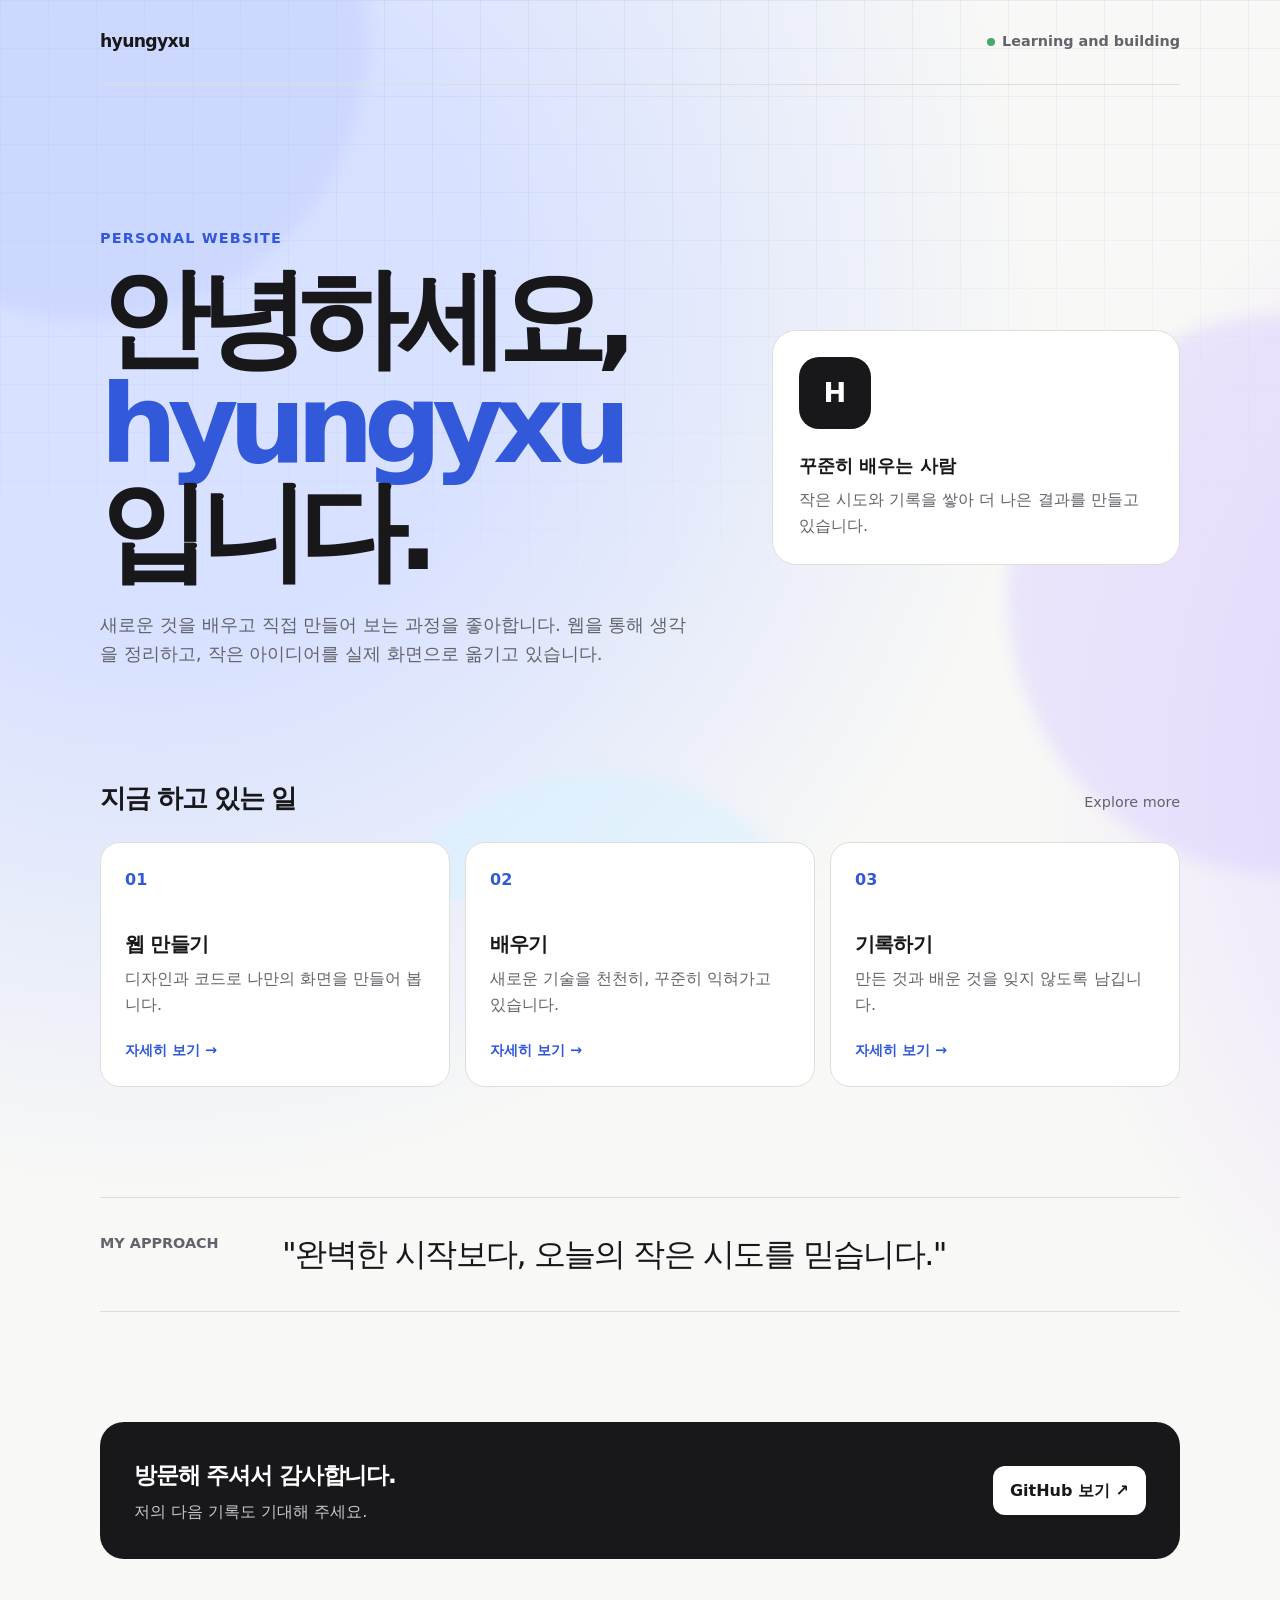
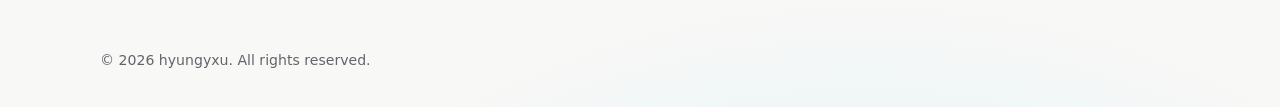
<file: index.html>
<!doctype html>
<html lang="ko">
  <head>
    <meta charset="UTF-8" />
    <meta name="viewport" content="width=device-width, initial-scale=1.0" />
    <meta name="description" content="hyungyxu의 개인 소개 홈페이지" />
    <title>hyungyxu · About me</title>
    <style>
      :root { --ink:#18181b; --muted:#63636b; --paper:#f8f8f6; --line:#deded8; --accent:#3159d9; --soft:#e8edff; }
      * { box-sizing:border-box; } html { scroll-behavior:smooth; }
      body { margin:0; overflow-x:hidden; color:var(--ink); background:radial-gradient(circle at 8% 12%,#d8e1ff 0 12%,transparent 31%),radial-gradient(circle at 93% 30%,#eadcff 0 11%,transparent 30%),radial-gradient(circle at 45% 96%,#d2f1ff 0 13%,transparent 32%),#f8f8f6; background-size:150% 150%; animation:background-shift 16s ease-in-out infinite alternate; font-family:Pretendard,"Noto Sans KR",system-ui,sans-serif; line-height:1.6; }
      .ambient { position:fixed; inset:0; z-index:0; overflow:hidden; pointer-events:none; } .ambient::before { content:""; position:absolute; inset:0; opacity:.65; background-image:linear-gradient(rgba(49,89,217,.11) 1px,transparent 1px),linear-gradient(90deg,rgba(49,89,217,.11) 1px,transparent 1px); background-size:48px 48px; mask-image:linear-gradient(to bottom,black,transparent 72%); }
      .orb { position:absolute; width:35rem; height:35rem; border-radius:50%; filter:blur(8px); opacity:.52; } .orb-one { top:-15rem; left:-12rem; background:#c4d0ff; animation:drift-one 17s ease-in-out infinite alternate; } .orb-two { top:35%; right:-18rem; background:#dcd2ff; animation:drift-two 20s ease-in-out infinite alternate; } .orb-three { bottom:-22rem; left:28%; width:30rem; height:30rem; background:#d6f1ff; animation:drift-three 15s ease-in-out infinite alternate; }
      .wrap { position:relative; z-index:1; width:min(1080px,calc(100% - 40px)); margin:auto; } nav { display:flex; justify-content:space-between; align-items:center; padding:28px 0; border-bottom:1px solid var(--line); }
      .brand { font-size:1.08rem; font-weight:900; letter-spacing:-.04em; } .available { color:var(--muted); font-size:.9rem; font-weight:600; } .available::before { content:""; display:inline-block; width:8px; height:8px; margin-right:7px; border-radius:50%; background:#46a96d; }
      main { padding:32px 0 90px; } .hero { display:grid; grid-template-columns:1.2fr .8fr; gap:60px; align-items:center; min-height:390px; }
      .label { color:var(--accent); font-size:.9rem; font-weight:900; letter-spacing:.08em; } h1 { max-width:720px; margin:16px 0 24px; font-size:clamp(3.5rem,8.5vw,7.4rem); line-height:.98; letter-spacing:-.09em; } h1 em { color:var(--accent); font-style:normal; }
      .intro { max-width:590px; margin:0; color:var(--muted); font-size:1.15rem; } .profile { padding:26px; border:1px solid var(--line); border-radius:24px; background:white; }
      .monogram { display:grid; place-items:center; width:72px; height:72px; margin-bottom:22px; border-radius:20px; color:white; background:var(--ink); font-size:1.7rem; font-weight:900; }.profile h2 { margin:0; font-size:1.15rem; }.profile p { margin:7px 0 0; color:var(--muted); }
      section { margin-top:110px; } .section-top { display:flex; justify-content:space-between; align-items:baseline; margin-bottom:23px; }.section-top h2 { margin:0; font-size:1.6rem; letter-spacing:-.05em; }.section-top p { margin:0; color:var(--muted); font-size:.9rem; }
      .cards { display:grid; grid-template-columns:repeat(3,1fr); gap:15px; }.card { display:flex; flex-direction:column; min-height:230px; padding:24px; color:inherit; border:1px solid var(--line); border-radius:20px; background:white; text-decoration:none; transition:transform .25s ease,border-color .25s ease,box-shadow .25s ease; }.card:hover { transform:translateY(-7px); border-color:#aebfff; box-shadow:0 16px 30px rgba(27,46,104,.1); }.card .number { color:var(--accent); font-weight:900; }.card h3 { margin:35px 0 6px; font-size:1.25rem; letter-spacing:-.04em; }.card p { margin:0; color:var(--muted); }.arrow { margin-top:auto; padding-top:22px; color:var(--accent); font-size:.9rem; font-weight:900; }
      .quote { display:grid; grid-template-columns:150px 1fr; gap:32px; padding:34px 0; border-top:1px solid var(--line); border-bottom:1px solid var(--line); }.quote span { color:var(--muted); font-size:.9rem; font-weight:800; }.quote p { max-width:760px; margin:0; font-size:clamp(1.35rem,3vw,2rem); letter-spacing:-.05em; line-height:1.4; }
      .contact { display:flex; justify-content:space-between; align-items:center; gap:22px; padding:34px; border-radius:24px; color:white; background:var(--ink); }.contact h2 { margin:0; font-size:1.45rem; letter-spacing:-.05em; }.contact p { margin:6px 0 0; color:#c7c7cc; }.contact a { padding:12px 17px; border-radius:12px; color:var(--ink); background:white; font-weight:900; text-decoration:none; white-space:nowrap; } footer { padding:0 0 36px; color:var(--muted); font-size:.88rem; }
      @keyframes background-shift { to { background-position:14% 18%,86% 18%,55% 78%,0 0; } } @keyframes drift-one { to { transform:translate(18rem,9rem) scale(1.15); } } @keyframes drift-two { to { transform:translate(-14rem,-8rem) scale(.82); } } @keyframes drift-three { to { transform:translate(8rem,-13rem) scale(1.2); } }
      @media (max-width:720px) { .hero,.cards { grid-template-columns:1fr; }.hero { gap:35px; min-height:0; }.quote { grid-template-columns:1fr; gap:12px; }.contact { align-items:flex-start; flex-direction:column; } main { padding-top:28px; } .available { display:none; } }
      @media (prefers-reduced-motion:reduce) { *,*::before,*::after { animation-duration:.01ms!important; animation-iteration-count:1!important; } }
    </style>
  </head>
  <body>
    <div class="ambient" aria-hidden="true"><i class="orb orb-one"></i><i class="orb orb-two"></i><i class="orb orb-three"></i></div>
    <div class="wrap">
      <nav><div class="brand">hyungyxu</div><div class="available">Learning and building</div></nav>
      <main>
        <section class="hero">
          <div><div class="label">PERSONAL WEBSITE</div><h1>안녕하세요,<br /><em>hyungyxu</em>입니다.</h1><p class="intro">새로운 것을 배우고 직접 만들어 보는 과정을 좋아합니다. 웹을 통해 생각을 정리하고, 작은 아이디어를 실제 화면으로 옮기고 있습니다.</p></div>
          <aside class="profile"><div class="monogram">H</div><h2>꾸준히 배우는 사람</h2><p>작은 시도와 기록을 쌓아 더 나은 결과를 만들고 있습니다.</p></aside>
        </section>
        <section><div class="section-top"><h2>지금 하고 있는 일</h2><p>Explore more</p></div><div class="cards">
          <a class="card" href="web.html"><span class="number">01</span><h3>웹 만들기</h3><p>디자인과 코드로 나만의 화면을 만들어 봅니다.</p><span class="arrow">자세히 보기 →</span></a>
          <a class="card" href="learning.html"><span class="number">02</span><h3>배우기</h3><p>새로운 기술을 천천히, 꾸준히 익혀가고 있습니다.</p><span class="arrow">자세히 보기 →</span></a>
          <a class="card" href="notes.html"><span class="number">03</span><h3>기록하기</h3><p>만든 것과 배운 것을 잊지 않도록 남깁니다.</p><span class="arrow">자세히 보기 →</span></a>
        </div></section>
        <section class="quote"><span>MY APPROACH</span><p>"완벽한 시작보다, 오늘의 작은 시도를 믿습니다."</p></section>
        <section class="contact"><div><h2>방문해 주셔서 감사합니다.</h2><p>저의 다음 기록도 기대해 주세요.</p></div><a href="https://github.com/hyungyxu" target="_blank" rel="noreferrer">GitHub 보기 ↗</a></section>
      </main>
      <footer>© 2026 hyungyxu. All rights reserved.</footer>
    </div>
  </body>
</html>
</file>
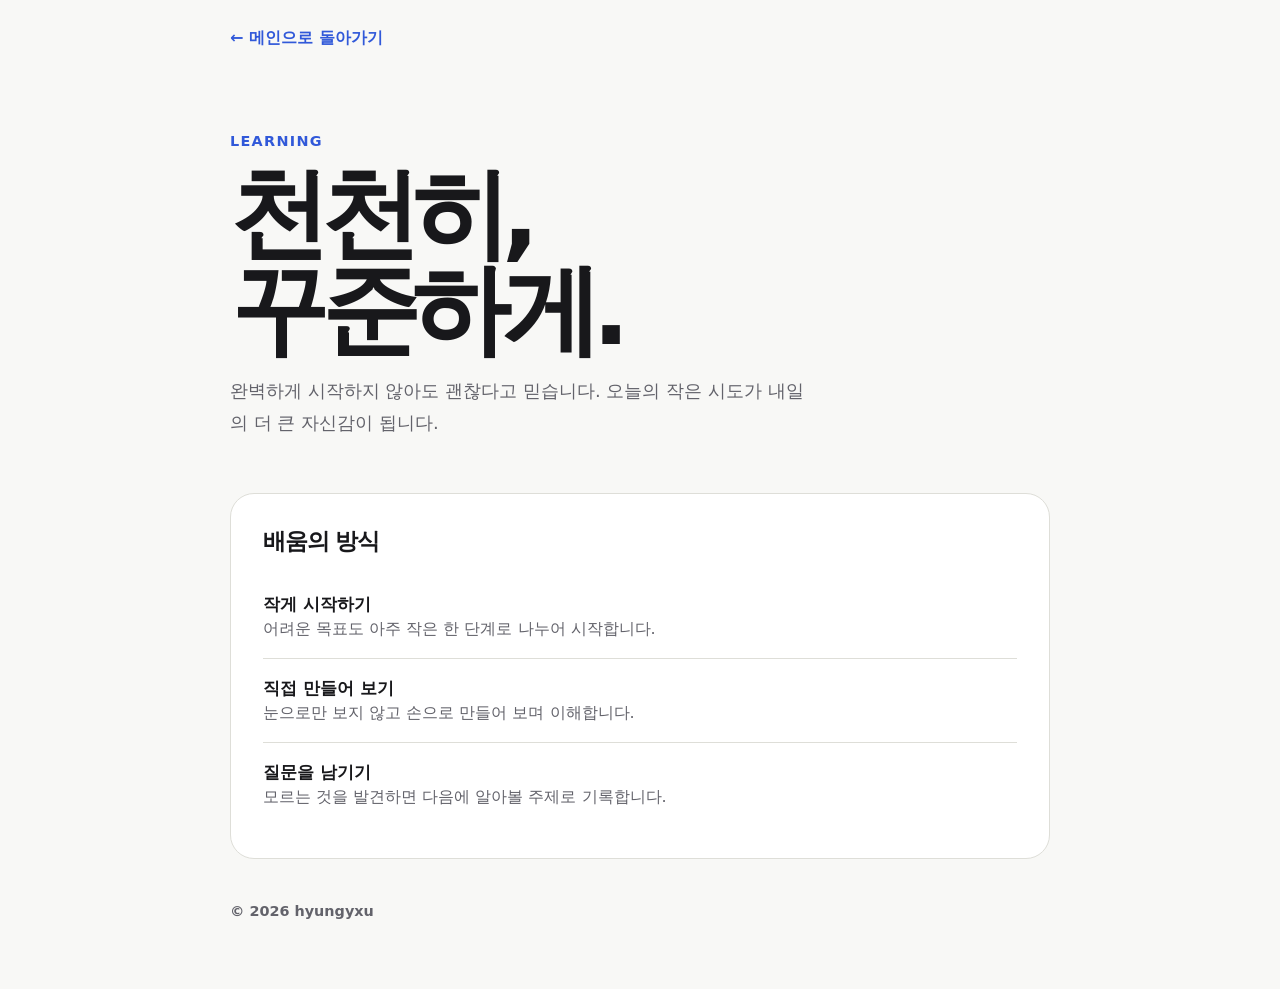
<file: learning.html>
<!doctype html><html lang="ko"><head><meta charset="UTF-8" /><meta name="viewport" content="width=device-width,initial-scale=1.0" /><title>배우기 · hyungyxu</title><link rel="stylesheet" href="detail.css" /></head><body><main class="wrap"><a class="back" href="index.html">← 메인으로 돌아가기</a><section class="hero"><div class="eyebrow">LEARNING</div><h1>천천히,<br />꾸준하게.</h1><p class="lead">완벽하게 시작하지 않아도 괜찮다고 믿습니다. 오늘의 작은 시도가 내일의 더 큰 자신감이 됩니다.</p></section><section class="panel"><h2>배움의 방식</h2><ul class="list"><li><strong>작게 시작하기</strong>어려운 목표도 아주 작은 한 단계로 나누어 시작합니다.</li><li><strong>직접 만들어 보기</strong>눈으로만 보지 않고 손으로 만들어 보며 이해합니다.</li><li><strong>질문을 남기기</strong>모르는 것을 발견하면 다음에 알아볼 주제로 기록합니다.</li></ul></section><footer>© 2026 hyungyxu</footer></main></body></html>
</file>
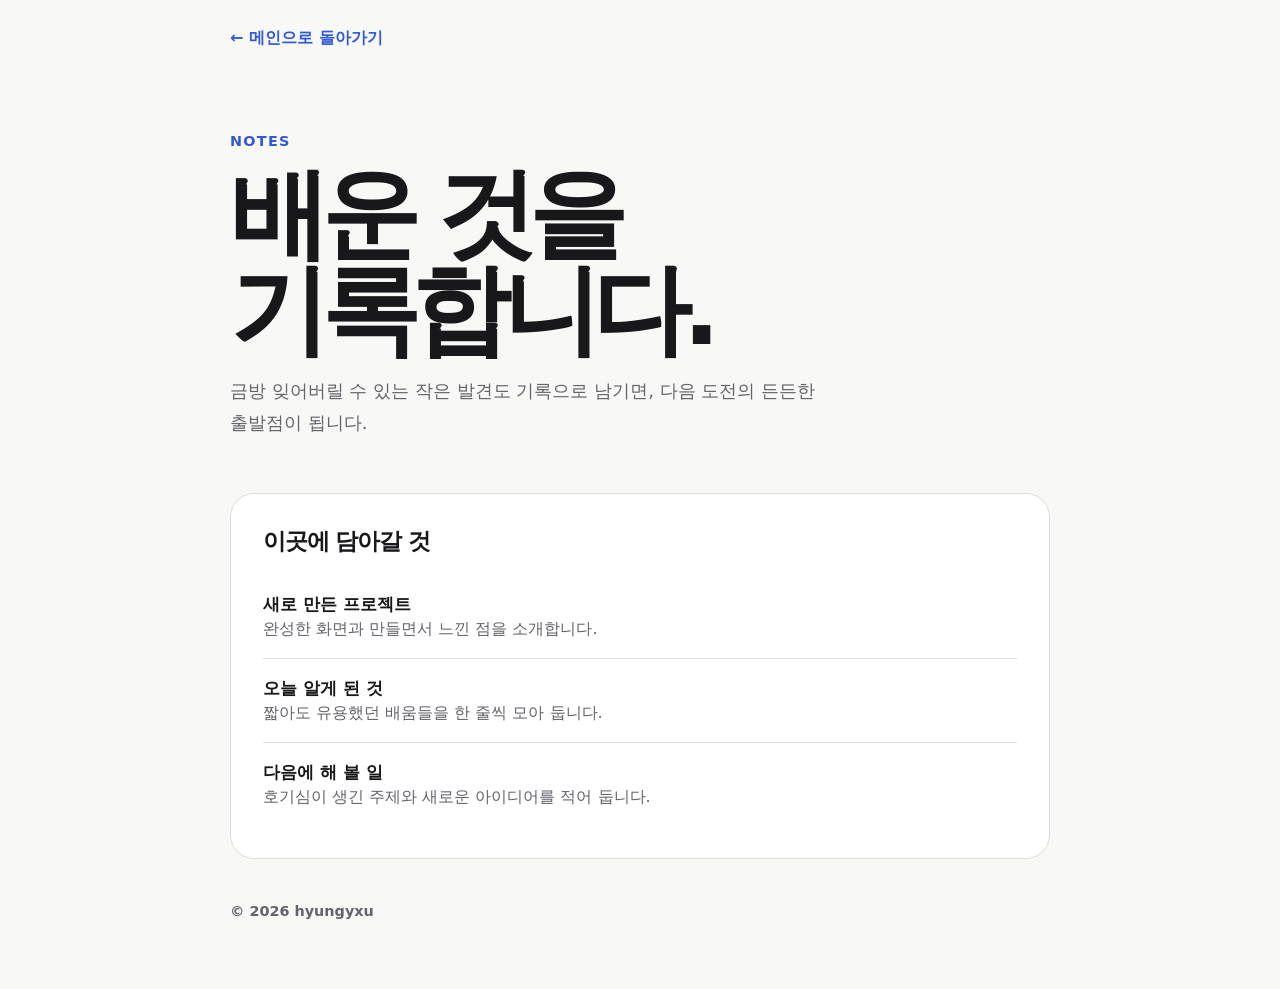
<file: notes.html>
<!doctype html><html lang="ko"><head><meta charset="UTF-8" /><meta name="viewport" content="width=device-width,initial-scale=1.0" /><title>기록하기 · hyungyxu</title><link rel="stylesheet" href="detail.css" /></head><body><main class="wrap"><a class="back" href="index.html">← 메인으로 돌아가기</a><section class="hero"><div class="eyebrow">NOTES</div><h1>배운 것을<br />기록합니다.</h1><p class="lead">금방 잊어버릴 수 있는 작은 발견도 기록으로 남기면, 다음 도전의 든든한 출발점이 됩니다.</p></section><section class="panel"><h2>이곳에 담아갈 것</h2><ul class="list"><li><strong>새로 만든 프로젝트</strong>완성한 화면과 만들면서 느낀 점을 소개합니다.</li><li><strong>오늘 알게 된 것</strong>짧아도 유용했던 배움들을 한 줄씩 모아 둡니다.</li><li><strong>다음에 해 볼 일</strong>호기심이 생긴 주제와 새로운 아이디어를 적어 둡니다.</li></ul></section><footer>© 2026 hyungyxu</footer></main></body></html>
</file>
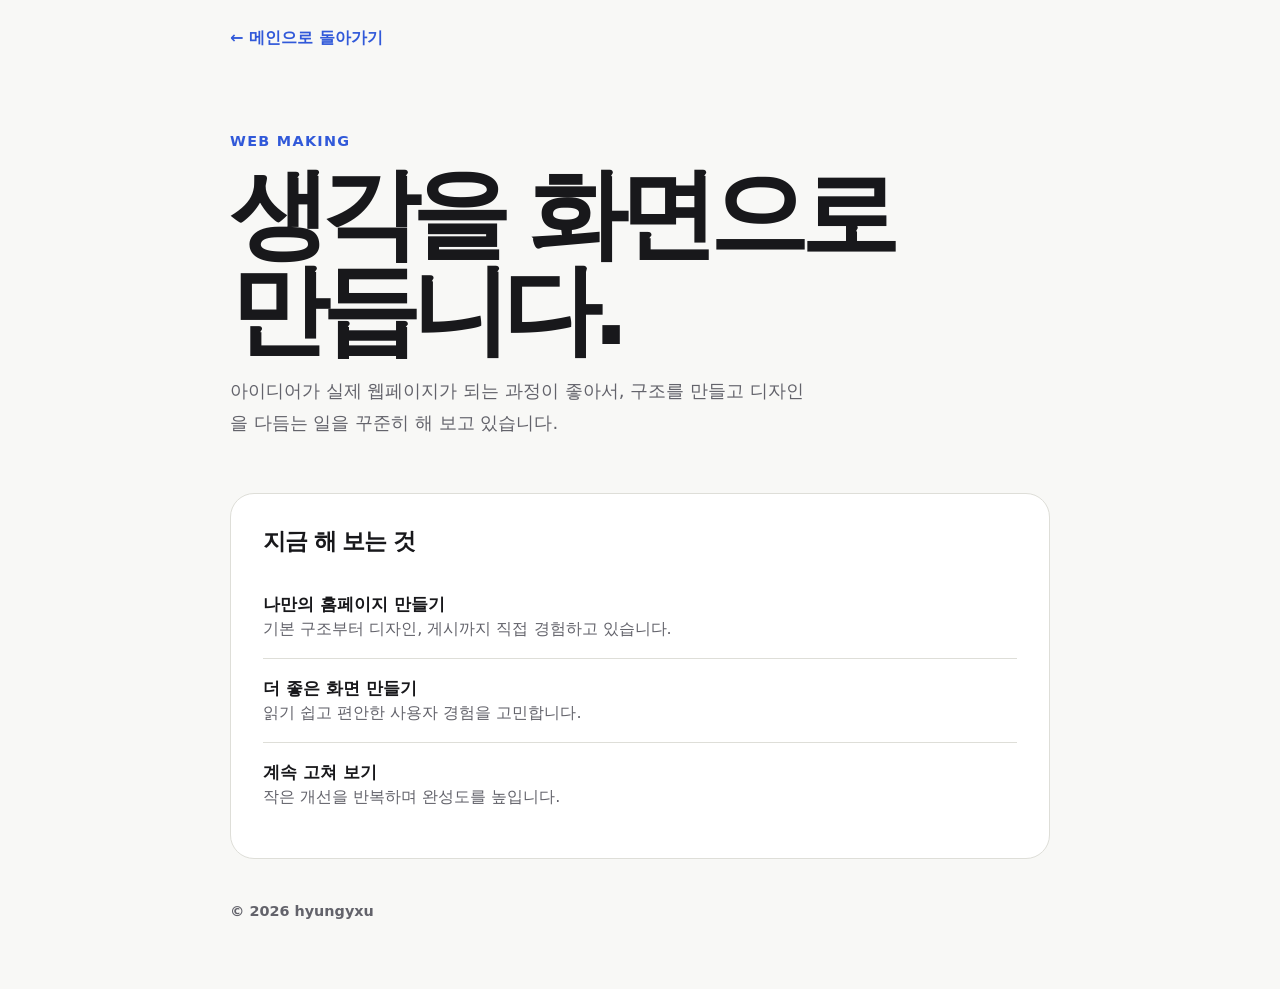
<file: web.html>
<!doctype html><html lang="ko"><head><meta charset="UTF-8" /><meta name="viewport" content="width=device-width,initial-scale=1.0" /><title>웹 만들기 · hyungyxu</title><link rel="stylesheet" href="detail.css" /></head><body><main class="wrap"><a class="back" href="index.html">← 메인으로 돌아가기</a><section class="hero"><div class="eyebrow">WEB MAKING</div><h1>생각을 화면으로<br />만듭니다.</h1><p class="lead">아이디어가 실제 웹페이지가 되는 과정이 좋아서, 구조를 만들고 디자인을 다듬는 일을 꾸준히 해 보고 있습니다.</p></section><section class="panel"><h2>지금 해 보는 것</h2><ul class="list"><li><strong>나만의 홈페이지 만들기</strong>기본 구조부터 디자인, 게시까지 직접 경험하고 있습니다.</li><li><strong>더 좋은 화면 만들기</strong>읽기 쉽고 편안한 사용자 경험을 고민합니다.</li><li><strong>계속 고쳐 보기</strong>작은 개선을 반복하며 완성도를 높입니다.</li></ul></section><footer>© 2026 hyungyxu</footer></main></body></html>
</file>
<file: detail.css>
:root { --ink:#18181b; --muted:#63636b; --paper:#f8f8f6; --line:#deded8; --accent:#3159d9; --soft:#e8edff; }
* { box-sizing:border-box; } body { min-height:100vh; margin:0; color:var(--ink); background:var(--paper); font-family:Pretendard,"Noto Sans KR",system-ui,sans-serif; }
.wrap { width:min(820px,calc(100% - 40px)); margin:auto; padding:28px 0 70px; }.back { display:inline-block; color:var(--accent); text-decoration:none; font-weight:900; transition:transform .2s ease; }.back:hover { transform:translateX(-5px); }
.hero { padding:84px 0 54px; }.eyebrow { color:var(--accent); font-size:.9rem; font-weight:900; letter-spacing:.09em; }h1 { max-width:670px; margin:17px 0; font-size:clamp(3.2rem,9vw,6.2rem); line-height:.97; letter-spacing:-.085em; }.lead { max-width:590px; margin:0; color:var(--muted); font-size:1.13rem; line-height:1.75; }
.panel { padding:32px; border:1px solid var(--line); border-radius:24px; background:white; }.panel h2 { margin:0 0 18px; font-size:1.45rem; letter-spacing:-.05em; }.list { margin:0; padding:0; list-style:none; }.list li { padding:18px 0; border-top:1px solid var(--line); color:var(--muted); }.list li:first-child { border-top:0; }.list strong { display:block; margin-bottom:3px; color:var(--ink); font-size:1.05rem; }footer { padding-top:44px; color:var(--muted); font-size:.9rem; font-weight:700; }
</file>
